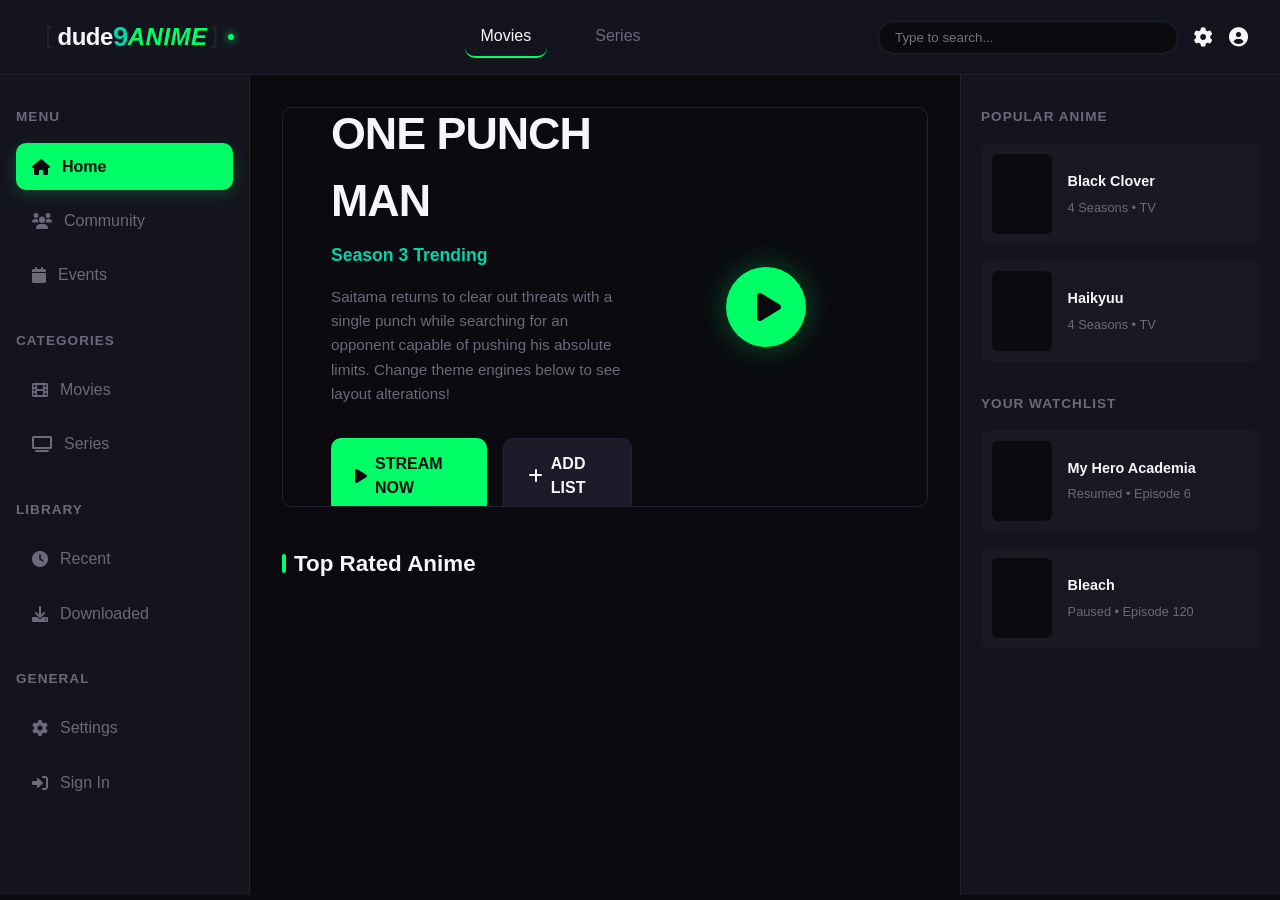
<file: index.html>
<!DOCTYPE html>
<html lang="en">
  <head>
    <meta charset="UTF-8" />
    <meta name="viewport" content="width=device-width, initial-scale=1.0" />
    <title>dude9anime - Watch Anime Online</title>
    <link
      rel="stylesheet"
      href="https://cdnjs.cloudflare.com/ajax/libs/font-awesome/6.0.0/css/all.min.css"
    />
    <style>
      /* ==========================================================================
         1. CORE VARIABLES & DESIGN SYSTEM (Multi-Theme Palette Engine)
         ========================================================================== */
         
      /* Pattern 1: Obsidian Volt (Default Dark Green) */
      :root, body.theme-default {
        --bg-color: #0a0a0f;           /* Deep Obsidian Black */
        --surface-color: #14141f;      /* Matte Layer Card Black */
        --surface-hover: #1b1b2a;      /* Lifted Component Black */
        --accent-green: #00ff66;       /* Volt Green (Primary Action) */
        --accent-mint: #00d4aa;        /* Cyber Mint (Secondary Metadata) */
        --text-main: #f5f5fa;          /* Crisp White Text */
        --text-muted: #6a6a7a;         /* Dimmed Gray Text */
        --border-color: #222235;       /* Sharp Grid Panels */
        --radius-card: 10px;
        --radius-pill: 20px;
        --transition-smooth: all 0.3s cubic-bezier(0.25, 1, 0.5, 1);
      }

      /* Pattern 2: Crimson Ghoul (Dark Tokyo Red) */
      body.theme-crimson {
        --bg-color: #0d0505;           /* Deep Blood Tint Black */
        --surface-color: #1a0c0c;      /* Ghoul Crimson Surface */
        --surface-hover: #261414;      /* Lifted Red Component */
        --accent-green: #ff3333;       /* Crimson Fire Red Primary */
        --accent-mint: #ff7744;        /* Dark Flame Orange Secondary */
        --text-main: #fff5f5;          /* Warm Tinted White */
        --text-muted: #806060;         /* Dim Red-Gray */
        --border-color: #381818;       /* Slashed Maroon Border */
      }

      /* Pattern 3: Cyberpunk Neo-Tokyo (Purple & Gold Cyber Core) */
      body.theme-cyberpunk {
        --bg-color: #0b0714;           /* Deep Synthetic Violet */
        --surface-color: #160f29;      /* Net-Runner Neon Purple */
        --surface-hover: #21163d;      /* Brightened Grid Layer */
        --accent-green: #00f0ff;       /* Electric Holo Cyan Primary */
        --accent-mint: #ff007f;        /* Synthwave Hot Pink Secondary */
        --text-main: #fdfaff;          /* Brilliant Stark White */
        --text-muted: #736496;         /* Matrix Purple-Gray */
        --border-color: #3a226b;       /* Laser Purple Enclosure Grid */
      }

      /* Pattern 4: Frost Ninja (Subzero Deep Ocean Blue) */
      body.theme-frost {
        --bg-color: #040a12;           /* Abyssal Frozen Deep */
        --surface-color: #0a1829;      /* Ice Clan Fortified Core */
        --surface-hover: #10253d;      /* Fractured Ice Hover State */
        --accent-green: #33b5ff;       /* Glacial Frost Blue Primary */
        --accent-mint: #99ffff;        /* Aurora Teal Accent Secondary */
        --text-main: #f0f7ff;          /* Blizzard White */
        --text-muted: #536f8f;         /* Chilled Slate Gray */
        --border-color: #18375c;       /* Arctic Tundra Seams */
      }

      /* --- Base Reset & Scrollbar --- */
      * {
        margin: 0;
        padding: 0;
        box-sizing: border-box;
      }

      body {
        font-family: 'Arial', 'Inter', sans-serif;
        background-color: var(--bg-color);
        color: var(--text-main);
        overflow-x: hidden;
        line-height: 1.5;
        transition: background-color 0.3s ease, color 0.3s ease;
      }

      ::-webkit-scrollbar {
        width: 6px;
        height: 6px;
      }
      ::-webkit-scrollbar-track {
        background: var(--bg-color);
      }
      ::-webkit-scrollbar-thumb {
        background: var(--border-color);
        border-radius: 3px;
      }
      ::-webkit-scrollbar-thumb:hover {
        background: var(--accent-green);
      }

      /* ==========================================================================
         2. HEADER & CUSTOM BRAND LOGO SYSTEM
         ========================================================================== */
      .header {
        display: flex;
        justify-content: space-between;
        align-items: center;
        padding: 1rem 2rem;
        background-color: var(--surface-color);
        border-bottom: 1px solid var(--border-color);
        position: sticky;
        top: 0;
        z-index: 1000;
        transition: var(--transition-smooth);
      }

      /* --- Unique Code-Badge Type Logo (dude9anime Structure) --- */
      .custom-logo {
        display: inline-flex;
        align-items: center;
        text-decoration: none;
        font-family: 'Arial Black', 'Impact', sans-serif;
        font-size: 1.5rem;
        letter-spacing: -0.5px;
        line-height: 1;
        padding: 0.3rem 0.6rem;
        user-select: none;
      }

      .custom-logo .logo-bracket {
        color: var(--border-color); 
        font-weight: 300;
        font-family: monospace;
        transition: var(--transition-smooth);
      }

      .custom-logo .logo-prefix {
        color: var(--text-main); 
        font-weight: 900;
        text-transform: lowercase;
        margin-left: 2px;
        transition: var(--transition-smooth);
      }

      .custom-logo .logo-number {
        color: var(--accent-mint); /* Middle theme accent change number */
        font-style: normal;
        display: inline-block;
        font-weight: 900;
        margin-left: 1px;
        margin-right: 1px;
        transform: scale(1.15);
        transition: var(--transition-smooth);
      }

      .custom-logo .logo-suffix {
        color: var(--accent-green); /* Target Volt Green name assignment */
        font-weight: 900;
        text-transform: uppercase;
        font-style: italic;
        letter-spacing: 0.5px;
        transition: var(--transition-smooth);
      }

      .custom-logo .logo-dot {
        width: 6px;
        height: 6px;
        background-color: var(--accent-green);
        border-radius: 50%;
        margin-left: 6px;
        box-shadow: 0 0 8px var(--accent-green);
        transition: var(--transition-smooth);
      }

      /* --- Navigation Controls --- */
      .nav-tabs {
        display: flex;
        gap: 2rem;
      }

      .nav-tab {
        color: var(--text-muted);
        text-decoration: none;
        font-weight: 500;
        padding: 0.5rem 1rem;
        border-radius: var(--radius-card);
        transition: var(--transition-smooth);
      }

      .nav-tab.active {
        color: var(--text-main);
        border-bottom: 2px solid var(--accent-green);
      }

      .nav-tab:hover {
        color: var(--text-main);
        background-color: var(--surface-hover);
      }

      .search-bar {
        display: flex;
        align-items: center;
        gap: 1rem;
      }

      .search-input {
        background-color: var(--bg-color);
        border: 1px solid var(--border-color);
        padding: 0.5rem 1rem;
        border-radius: var(--radius-pill);
        color: var(--text-main);
        width: 300px;
        outline: none;
        transition: var(--transition-smooth);
      }

      .search-input:focus {
        border-color: var(--accent-green);
        box-shadow: 0 0 15px rgba(0, 255, 102, 0.2);
      }

      .user-actions {
        display: flex;
        align-items: center;
        gap: 1rem;
        font-size: 1.2rem;
      }

      .user-actions i {
        cursor: pointer;
        transition: var(--transition-smooth);
      }

      .user-actions i:hover {
        color: var(--accent-green);
      }

      /* ==========================================================================
         3. LAYOUT MAIN WORKSPACE ARCHITECTURE
         ========================================================================== */
      .main-container {
        display: flex;
        min-height: calc(100vh - 80px);
      }

      .sidebar {
        width: 250px;
        background-color: var(--surface-color);
        padding: 2rem 1rem;
        border-right: 1px solid var(--border-color);
        transition: var(--transition-smooth);
      }

      .sidebar.hide-panel {
        display: none !important;
      }

      .sidebar-section {
        margin-bottom: 2rem;
      }

      .sidebar-title {
        font-size: 0.85rem;
        color: var(--text-muted);
        margin-bottom: 1rem;
        text-transform: uppercase;
        font-weight: bold;
        letter-spacing: 1px;
      }

      .sidebar-item {
        display: flex;
        align-items: center;
        gap: 0.75rem;
        padding: 0.7rem 1rem;
        color: var(--text-muted);
        text-decoration: none;
        border-radius: var(--radius-card);
        transition: var(--transition-smooth);
        margin-bottom: 0.5rem;
        font-weight: 500;
      }

      .sidebar-item:hover {
        background-color: var(--surface-hover);
        color: var(--text-main);
      }

      .sidebar-item.active {
        background-color: var(--accent-green);
        color: var(--bg-color);
        font-weight: 700;
        box-shadow: 0 4px 15px rgba(0, 255, 102, 0.2);
      }

      .sidebar-right {
        width: 320px;
        background-color: var(--surface-color);
        padding: 2rem 1.25rem;
        border-left: 1px solid var(--border-color);
        transition: var(--transition-smooth);
      }

      .sidebar-right.hide-panel {
        display: none !important;
      }

      .content {
        flex: 1;
        padding: 2rem;
        background-color: var(--bg-color);
        transition: var(--transition-smooth);
      }

      /* ==========================================================================
         4. HERO SPOTLIGHT DISPLAY
         ========================================================================== */
      .hero-section {
        position: relative;
        height: 400px;
        border-radius: var(--radius-card);
        overflow: hidden;
        margin-bottom: 2.5rem;
        border: 1px solid var(--border-color);
        background: url("https://d32qys9a6wm9no.cloudfront.net/images/tvs/backdrop/73/a212dbb3d17a862c9639d04a3a746cba_1280x720.jpg?t=1716455401") center/cover;
        transition: var(--transition-smooth);
      }

      .hero-section.hide-panel {
        display: none !important;
      }

      .hero-overlay {
        position: absolute;
        top: 0;
        left: 0;
        right: 0;
        bottom: 0;
        background: linear-gradient(90deg, rgba(10, 10, 15, 0.95) 30%, rgba(10, 10, 15, 0.6) 70%, rgba(0, 0, 0, 0) 100%);
        display: flex;
        align-items: center;
        padding: 3rem;
      }

      .hero-content {
        max-width: 55%;
      }

      .hero-title {
        font-size: 2.8rem;
        font-weight: 900;
        margin-bottom: 0.5rem;
        color: var(--text-main);
        letter-spacing: -1px;
      }

      .hero-subtitle {
        font-size: 1.1rem;
        margin-bottom: 1rem;
        color: var(--accent-mint);
        font-weight: 600;
        transition: var(--transition-smooth);
      }

      .hero-description {
        margin-bottom: 2rem;
        line-height: 1.6;
        color: var(--text-muted);
        font-size: 0.95rem;
        transition: var(--transition-smooth);
      }

      .hero-buttons {
        display: flex;
        gap: 1rem;
      }

      .btn {
        padding: 0.8rem 1.5rem;
        border: none;
        border-radius: var(--radius-card);
        cursor: pointer;
        font-weight: bold;
        transition: var(--transition-smooth);
        text-decoration: none;
        display: inline-flex;
        align-items: center;
        gap: 0.5rem;
      }

      .btn-primary {
        background-color: var(--accent-green);
        color: var(--bg-color);
      }

      .btn-primary:hover {
        transform: translateY(-2px);
        box-shadow: 0 5px 20px rgba(0, 255, 102, 0.4);
      }

      .btn-secondary {
        background-color: var(--surface-hover);
        color: var(--text-main);
        border: 1px solid var(--border-color);
      }

      .btn-secondary:hover {
        background-color: var(--border-color);
        transform: translateY(-2px);
      }

      .play-button {
        position: absolute;
        top: 50%;
        left: 75%;
        transform: translate(-50%, -50%);
        width: 80px;
        height: 80px;
        background-color: var(--accent-green);
        border-radius: 50%;
        display: flex;
        align-items: center;
        justify-content: center;
        cursor: pointer;
        box-shadow: 0 0 30px rgba(0, 255, 102, 0.3);
        transition: var(--transition-smooth);
        color: var(--bg-color);
      }

      .play-button:hover {
        transform: translate(-50%, -50%) scale(1.1);
        box-shadow: 0 0 40px rgba(0, 255, 102, 0.6);
      }

      .play-button i {
        font-size: 2rem;
        margin-left: 5px;
      }

      /* ==========================================================================
         5. COMPONENT CARDS & GRID ROW SYSTEMS
         ========================================================================== */
      .section {
        margin-bottom: 3rem;
      }

      .section-title {
        font-size: 1.4rem;
        margin-bottom: 1.5rem;
        color: var(--text-main);
        font-weight: 700;
        display: flex;
        align-items: center;
        gap: 0.5rem;
      }

      .section-title::before {
        content: '';
        display: inline-block;
        width: 4px;
        height: 1.2rem;
        background-color: var(--accent-green);
        border-radius: 2px;
        transition: var(--transition-smooth);
      }

      .anime-grid {
        display: grid;
        grid-template-columns: repeat(auto-fill, minmax(200px, 1fr));
        gap: 1.5rem;
      }

      .anime-card {
        background-color: var(--surface-color);
        border-radius: var(--radius-card);
        overflow: hidden;
        cursor: pointer;
        transition: var(--transition-smooth);
        border: 1px solid var(--border-color);
        text-decoration: none;
        color: inherit;
        display: block;
      }

      .anime-card:hover {
        transform: translateY(-5px);
        box-shadow: 0 10px 30px rgba(0, 0, 0, 0.6), 0 0 20px rgba(0, 255, 102, 0.1);
        border-color: var(--accent-green);
      }

      .anime-poster {
        width: 100%;
        height: 260px;
        background-size: cover;
        background-position: center;
        position: relative;
        background-color: var(--surface-hover);
      }

      .anime-info {
        padding: 1rem;
      }

      .anime-title {
        font-weight: 600;
        margin-bottom: 0.4rem;
        white-space: nowrap;
        overflow: hidden;
        text-overflow: ellipsis;
        color: var(--text-main);
      }

      .anime-rating {
        color: #f39c12; 
        margin-bottom: 0.4rem;
        font-size: 0.9rem;
        font-weight: bold;
      }

      .anime-genres {
        color: var(--text-muted);
        font-size: 0.85rem;
        transition: var(--transition-smooth);
      }

      .popular-item {
        display: flex;
        gap: 1rem;
        margin-bottom: 1rem;
        padding: 0.6rem;
        border-radius: var(--radius-card);
        cursor: pointer;
        transition: var(--transition-smooth);
        background-color: rgba(255, 255, 255, 0.02);
        border: 1px solid transparent;
      }

      .popular-item:hover {
        background-color: var(--surface-hover);
        border-color: rgba(0, 255, 102, 0.2);
      }

      .popular-poster {
        width: 60px;
        height: 80px;
        background-size: cover;
        background-position: center;
        border-radius: 6px;
        background-color: var(--bg-color);
        flex-shrink: 0;
      }

      .popular-info {
        display: flex;
        flex-direction: column;
        justify-content: center;
      }

      .popular-info h4 {
        margin-bottom: 0.3rem;
        font-size: 0.9rem;
        font-weight: 600;
        color: var(--text-main);
      }

      .popular-info p {
        color: var(--text-muted);
        font-size: 0.8rem;
        transition: var(--transition-smooth);
      }

      /* ==========================================================================
         6. INTERACTIVE SETTINGS MODAL LAYER DESIGN
         ========================================================================== */
      .settings-modal {
        position: fixed;
        top: 0;
        left: 0;
        width: 100%;
        height: 100%;
        background-color: rgba(10, 10, 15, 0.85); 
        backdrop-filter: blur(8px);
        z-index: 2000;
        display: flex;
        align-items: center;
        justify-content: center;
        opacity: 0;
        pointer-events: none;
        transition: opacity 0.3s ease;
      }

      .settings-modal.open {
        opacity: 1;
        pointer-events: auto;
      }

      .settings-box {
        background-color: var(--surface-color);
        border: 1px solid var(--border-color);
        width: 95%;
        max-width: 500px;
        border-radius: var(--radius-card);
        overflow: hidden;
        box-shadow: 0 20px 40px rgba(0, 0, 0, 0.8);
        transform: translateY(-20px);
        transition: transform 0.3s cubic-bezier(0.25, 1, 0.5, 1);
      }

      .settings-modal.open .settings-box {
        transform: translateY(0);
      }

      .settings-header {
        display: flex;
        justify-content: space-between;
        align-items: center;
        padding: 1.2rem 1.5rem;
        border-bottom: 1px solid var(--border-color);
      }

      .settings-header h3 {
        font-size: 1.2rem;
        font-weight: 700;
        display: flex;
        align-items: center;
        gap: 0.5rem;
      }

      .settings-header h3 i {
        color: var(--accent-green);
      }

      .settings-close {
        background: none;
        border: none;
        color: var(--text-muted);
        font-size: 1.8rem;
        cursor: pointer;
        transition: var(--transition-smooth);
      }

      .settings-close:hover {
        color: var(--accent-green);
      }

      .settings-body {
        padding: 1.5rem;
      }

      .setting-row {
        display: flex;
        justify-content: space-between;
        align-items: center;
        padding-bottom: 1.2rem;
        margin-bottom: 1.2rem;
        border-bottom: 1px solid var(--border-color);
      }

      .setting-row:last-child {
        border-bottom: none;
        margin-bottom: 0;
        padding-bottom: 0;
      }

      .setting-info {
        display: flex;
        flex-direction: column;
        gap: 0.25rem;
        max-width: 70%;
      }

      .setting-title {
        font-weight: 600;
        color: var(--text-main);
      }

      .setting-desc {
        font-size: 0.8rem;
        color: var(--text-muted);
        transition: var(--transition-smooth);
      }

      .setting-select {
        background-color: var(--bg-color);
        border: 1px solid var(--border-color);
        color: var(--text-main);
        padding: 0.4rem 0.8rem;
        border-radius: 6px;
        outline: none;
        cursor: pointer;
        transition: var(--transition-smooth);
      }

      .setting-select:focus {
        border-color: var(--accent-green);
      }

      .setting-switch {
        position: relative;
        display: inline-block;
        width: 46px;
        height: 24px;
      }

      .setting-switch input {
        opacity: 0;
        width: 0;
        height: 0;
      }

      .switch-slider {
        position: absolute;
        cursor: pointer;
        top: 0;
        left: 0;
        right: 0;
        bottom: 0;
        background-color: var(--border-color);
        transition: .3s;
        border-radius: 24px;
      }

      .switch-slider:before {
        position: absolute;
        content: "";
        height: 18px;
        width: 18px;
        left: 3px;
        bottom: 3px;
        background-color: var(--text-main);
        transition: .3s;
        border-radius: 50%;
      }

      input:checked + .switch-slider {
        background-color: var(--accent-green);
      }

      input:checked + .switch-slider:before {
        transform: translateX(22px);
        background-color: var(--bg-color);
      }

      .settings-footer {
        padding: 1.2rem 1.5rem;
        background-color: rgba(0, 0, 0, 0.2);
        border-top: 1px solid var(--border-color);
        display: flex;
        justify-content: flex-end;
        gap: 1rem;
      }

      /* ==========================================================================
         7. INTERACTIVE AUTHENTICATION (SIGN IN) MODAL SYSTEM
         ========================================================================== */
      .auth-modal {
        position: fixed;
        top: 0;
        left: 0;
        width: 100%;
        height: 100%;
        background-color: rgba(5, 5, 8, 0.9);
        backdrop-filter: blur(12px);
        z-index: 2500;
        display: flex;
        align-items: center;
        justify-content: center;
        opacity: 0;
        pointer-events: none;
        transition: opacity 0.3s cubic-bezier(0.25, 1, 0.5, 1);
      }

      .auth-modal.open {
        opacity: 1;
        pointer-events: auto;
      }

      .auth-box {
        background-color: var(--surface-color);
        border: 1px solid var(--border-color);
        width: 90%;
        max-width: 420px;
        border-radius: var(--radius-card);
        overflow: hidden;
        box-shadow: 0 25px 50px rgba(0, 0, 0, 0.9), 0 0 40px rgba(0, 255, 102, 0.03);
        transform: scale(0.95);
        transition: transform 0.3s cubic-bezier(0.25, 1, 0.5, 1);
      }

      .auth-modal.open .auth-box {
        transform: scale(1);
      }

      .auth-tabs {
        display: flex;
        background-color: rgba(0, 0, 0, 0.2);
        border-bottom: 1px solid var(--border-color);
        position: relative;
      }

      .auth-tab {
        flex: 1;
        padding: 1.2rem;
        background: none;
        border: none;
        color: var(--text-muted);
        font-weight: 600;
        font-size: 1rem;
        cursor: pointer;
        transition: var(--transition-smooth);
      }

      .auth-tab.active {
        color: var(--text-main);
        background-color: var(--surface-color);
        border-bottom: 2px solid var(--accent-green);
      }

      .auth-close {
        position: absolute;
        right: 1rem;
        top: 50%;
        transform: translateY(-50%);
        background: none;
        border: none;
        color: var(--text-muted);
        font-size: 1.8rem;
        cursor: pointer;
        transition: var(--transition-smooth);
      }

      .auth-close:hover {
        color: var(--accent-green);
      }

      .auth-body {
        padding: 2rem;
      }

      .auth-alert {
        padding: 0.75rem 1rem;
        border-radius: 6px;
        font-size: 0.85rem;
        margin-bottom: 1.25rem;
        display: none;
        font-weight: 500;
      }

      .auth-alert.success {
        background-color: rgba(0, 255, 102, 0.1);
        border: 1px solid var(--accent-green);
        color: var(--accent-green);
      }

      .auth-alert.error {
        background-color: rgba(231, 76, 60, 0.1);
        border: 1px solid #e74c3c;
        color: #e74c3c;
      }

      .auth-field {
        margin-bottom: 1.25rem;
      }

      .auth-field label {
        display: block;
        font-size: 0.85rem;
        color: var(--text-main);
        margin-bottom: 0.5rem;
        font-weight: 600;
      }

      .auth-field label i {
        color: var(--accent-mint);
        margin-right: 0.25rem;
      }

      .auth-input {
        width: 100%;
        background-color: var(--bg-color);
        border: 1px solid var(--border-color);
        padding: 0.75rem 1rem;
        border-radius: 6px;
        color: var(--text-main);
        outline: none;
        font-size: 0.95rem;
        transition: var(--transition-smooth);
      }

      .auth-input:focus {
        border-color: var(--accent-green);
      }

      .password-wrapper {
        position: relative;
      }

      .toggle-password {
        position: absolute;
        right: 1rem;
        top: 50%;
        transform: translateY(-50%);
        color: var(--text-muted);
        cursor: pointer;
        transition: var(--transition-smooth);
      }

      .toggle-password:hover {
        color: var(--text-main);
      }

      .auth-submit-btn {
        width: 100%;
        background-color: var(--accent-green);
        color: var(--bg-color);
        border: none;
        padding: 0.85rem;
        border-radius: 6px;
        font-weight: 700;
        font-size: 1rem;
        cursor: pointer;
        transition: var(--transition-smooth);
        margin-top: 0.5rem;
      }

      .auth-submit-btn:hover {
        transform: translateY(-2px);
      }

      .auth-help-links {
        text-align: center;
        margin-top: 1.25rem;
      }

      .auth-help-links a {
        font-size: 0.8rem;
        color: var(--text-muted);
        text-decoration: none;
        transition: var(--transition-smooth);
      }

      .auth-help-links a:hover {
        color: var(--accent-green);
      }

      /* ==========================================================================
         8. RESPONSIVE MEDIA BREAKPOINTS
         ========================================================================== */
      @media (max-width: 1200px) {
        .sidebar-right {
          display: none;
        }
      }

      @media (max-width: 768px) {
        .header {
          padding: 1rem;
        }
        .search-input {
          width: 180px;
        }
        .nav-tabs {
          display: none;
        }
        .main-container {
          flex-direction: column;
        }
        .sidebar {
          width: 100%;
          border-right: none;
          border-bottom: 1px solid var(--border-color);
          padding: 1.5rem 1rem;
        }
        .hero-section {
          height: auto;
        }
        .hero-overlay {
          position: relative;
          background: rgba(10, 10, 15, 0.9);
          padding: 1.5rem;
        }
        .hero-content {
          max-width: 100%;
        }
        .hero-title {
          font-size: 2rem;
        }
        .play-button {
          display: none;
        }
        .anime-grid {
          grid-template-columns: repeat(auto-fill, minmax(140px, 1fr));
          gap: 1rem;
        }
        .anime-poster {
          height: 200px;
        }
      }
    </style>
  </head>
  <body>
    <header class="header">
      <a href="#" class="custom-logo">
        <span class="logo-bracket">[</span>
        <span class="logo-prefix">dude</span>
        <span class="logo-number">9</span>
        <span class="logo-suffix">anime</span>
        <span class="logo-bracket">]</span>
        <span class="logo-dot"></span>
      </a>
      
      <nav class="nav-tabs">
        <a href="#" class="nav-tab active">Movies</a>
        <a href="#" class="nav-tab">Series</a>
      </nav>

      <div class="search-bar">
        <input
          type="text"
          id="searchInput"
          class="search-input"
          placeholder="Type to search..."
        />
        <div class="user-actions">
          <i class="fas fa-cog" id="headerSettingsTrigger" style="cursor: pointer"></i>
          <i class="fas fa-user-circle" id="headerProfileTrigger" style="cursor: pointer;"></i>
        </div>
      </div>
    </header>

    <div class="main-container">
      
      <aside class="sidebar" id="leftSidebar">
        <div class="sidebar-section">
          <h3 class="sidebar-title">Menu</h3>
          <a href="#" class="sidebar-item active">
            <i class="fas fa-home"></i> Home
          </a>
          <a href="#" class="sidebar-item">
            <i class="fas fa-users"></i> Community
          </a>
          <a href="#" class="sidebar-item">
            <i class="fas fa-calendar"></i> Events
          </a>
        </div>
        <div class="sidebar-section">
          <h3 class="sidebar-title">Categories</h3>
          <a href="#" class="sidebar-item"><i class="fas fa-film"></i> Movies</a>
          <a href="#" class="sidebar-item"><i class="fas fa-tv"></i> Series</a>
        </div>
        <div class="sidebar-section">
          <h3 class="sidebar-title">Library</h3>
          <a href="#" class="sidebar-item"><i class="fas fa-clock"></i> Recent</a>
          <a href="#" class="sidebar-item"><i class="fas fa-download"></i> Downloaded</a>
        </div>
        <div class="sidebar-section">
          <h3 class="sidebar-title">General</h3>
          <a href="#" class="sidebar-item" id="sidebarSettingsTrigger"><i class="fas fa-cog"></i> Settings</a>
          <a href="#" class="sidebar-item" id="sidebarLoginTrigger"><i class="fas fa-sign-in-alt"></i> Sign In</a>
        </div>
      </aside>

      <main class="content">
        <section class="hero-section" id="heroBanner">
          <div class="hero-overlay">
            <div class="hero-content">
              <h1 class="hero-title">ONE PUNCH MAN</h1>
              <h2 class="hero-subtitle">Season 3 Trending</h2>
              <p class="hero-description">
                Saitama returns to clear out threats with a single punch while searching for an opponent capable of pushing his absolute limits. Change theme engines below to see layout alterations!
              </p>
              <div class="hero-buttons">
                <a href="#" class="btn btn-primary" id="heroPlayBtn">
                  <i class="fas fa-play"></i> STREAM NOW
                </a>
                <a href="#" class="btn btn-secondary">
                  <i class="fas fa-plus"></i> ADD LIST
                </a>
              </div>
            </div>
          </div>
          <div class="play-button" id="heroCirclePlayBtn"><i class="fas fa-play"></i></div>
        </section>

        <section class="section">
          <h2 class="section-title">Top Rated Anime</h2>
          <div class="anime-grid" id="animeGrid">
            </div>
        </section>
      </main>

      <aside class="sidebar-right" id="rightSidebar">
        <div class="sidebar-section">
          <h3 class="sidebar-title">Popular Anime</h3>
          <div class="popular-item">
            <div class="popular-poster" style="background-image: url('https://m.media-amazon.com/images/M/MV5BZmZkZjNhMWMtM2U0Mi00MjdlLTk3NmMtMTMwZjgwOTJmODMzXkEyXkFqcGc@._V1_FMjpg_UX1000_.jpg');"></div>
            <div class="popular-info">
              <h4>Black Clover</h4>
              <p>4 Seasons • TV</p>
            </div>
          </div>
          <div class="popular-item">
            <div class="popular-poster" style="background-image: url('https://m.media-amazon.com/images/M/MV5BZWFiNmRkY2MtN2ViZC00MzhhLWI0YWYtNzVlZWFmZDI3ZjE3XkEyXkFqcGc@._V1_.jpg');"></div>
            <div class="popular-info">
              <h4>Haikyuu</h4>
              <p>4 Seasons • TV</p>
            </div>
          </div>
        </div>

        <div class="sidebar-section">
          <h3 class="sidebar-title">Your Watchlist</h3>
          <div class="popular-item">
            <div class="popular-poster" style="background-image: url('https://m.media-amazon.com/images/M/MV5BY2QzODA5OTQtYWJlNi00ZjIzLThhNTItMDMwODhlYzYzMjA2XkEyXkFqcGc@._V1_.jpg');"></div>
            <div class="popular-info">
              <h4>My Hero Academia</h4>
              <p>Resumed • Episode 6</p>
            </div>
          </div>
          <div class="popular-item">
            <div class="popular-poster" style="background-image: url('https://m.media-amazon.com/images/M/MV5BOWQwOWY5NTUtMjAyZi00YjQzLTkwODgtNmQwZjU1MGIzZDhjXkEyXkFqcGc@._V1_.jpg');"></div>
            <div class="popular-info">
              <h4>Bleach</h4>
              <p>Paused • Episode 120</p>
            </div>
          </div>
        </div>
      </aside>

    </div>

    <div class="settings-modal" id="settingsModal">
      <div class="settings-box">
        <div class="settings-header">
          <h3><i class="fas fa-sliders-h"></i> Control Center</h3>
          <button class="settings-close" id="closeSettingsBtn">&times;</button>
        </div>
        
        <div class="settings-body">
          <div class="setting-row">
            <div class="setting-info">
              <span class="setting-title">Visual Layout Theme Matrix</span>
              <span class="setting-desc">Swap custom engine color signatures to match your favorite anime vibes.</span>
            </div>
            <select class="setting-select" id="settingTheme">
              <option value="default">Obsidian Volt (Standard Green)</option>
              <option value="crimson">Crimson Ghoul (Tokyo Red)</option>
              <option value="cyberpunk">Cyberpunk Neo-Tokyo (Cyan/Pink)</option>
              <option value="frost">Frost Ninja (Glacial Blue)</option>
            </select>
          </div>

          <div class="setting-row">
            <div class="setting-info">
              <span class="setting-title">Display Left Menu Sidebar</span>
              <span class="setting-desc">Toggle navigation panel view to expand content streaming space.</span>
            </div>
            <label class="setting-switch">
              <input type="checkbox" id="settingLeftSidebar" checked>
              <span class="switch-slider"></span>
            </label>
          </div>

          <div class="setting-row">
            <div class="setting-info">
              <span class="setting-title">Display Right Activity Panel</span>
              <span class="setting-desc">Toggle metrics widget tracking rows and quick watchlist view.</span>
            </div>
            <label class="setting-switch">
              <input type="checkbox" id="settingRightSidebar" checked>
              <span class="switch-slider"></span>
            </label>
          </div>

          <div class="setting-row">
            <div class="setting-info">
              <span class="setting-title">Cinematic Showcase Hero Banner</span>
              <span class="setting-desc">Show or hide the large billboard background cover.</span>
            </div>
            <label class="setting-switch">
              <input type="checkbox" id="settingHero" checked>
              <span class="switch-slider"></span>
            </label>
          </div>
        </div>

        <div class="settings-footer">
          <button class="btn btn-secondary" id="resetSettingsBtn">Factory Defaults</button>
          <button class="btn btn-primary" id="saveSettingsBtn">Apply & Save Engine</button>
        </div>
      </div>
    </div>

    <div class="auth-modal" id="authModal">
      <div class="auth-box">
        <div class="auth-tabs">
          <button class="auth-tab active" id="tabLogin" onclick="switchAuthMode('login')">Sign In</button>
          <button class="auth-tab" id="tabRegister" onclick="switchAuthMode('register')">Create Account</button>
          <button class="auth-close" id="closeAuthBtn">&times;</button>
        </div>

        <div class="auth-body">
          <form id="authForm" onsubmit="handleAuthSubmit(event)">
            <div class="auth-alert" id="authAlert"></div>

            <div class="auth-field" id="usernameField" style="display: none;">
              <label for="authUsername"><i class="fas fa-user"></i> Chosen Display Username</label>
              <input type="text" id="authUsername" class="auth-input" placeholder="e.g. AnimeKing99" />
            </div>

            <div class="auth-field">
              <label for="authEmail"><i class="fas fa-envelope"></i> Email Address</label>
              <input type="email" id="authEmail" class="auth-input" placeholder="name@example.com" required />
            </div>

            <div class="auth-field">
              <label for="authPassword"><i class="fas fa-lock"></i> Account Password</label>
              <div class="password-wrapper">
                <input type="password" id="authPassword" class="auth-input" placeholder="••••••••" required />
                <i class="fas fa-eye toggle-password" id="togglePasswordBtn"></i>
              </div>
            </div>

            <button type="submit" class="auth-submit-btn" id="authSubmitBtn">Access Dashboard</button>
          </form>

          <div class="auth-help-links" id="loginHelp">
            <a href="#" onclick="alert('Password reset token generated and dispatched to your email mailbox address link.')">Forgot Password?</a>
          </div>
        </div>
      </div>
    </div>

    <script>
      let currentAuthMode = 'login';

      document.addEventListener('DOMContentLoaded', () => {
          loadAnimeAPI();
          initNavigationSystems();
          initSettingsEngine();
          initAuthenticationMatrix();
          applySavedConfigOnStartup();
      });

      // ==========================================
      // SECTION A: JIKAN TOP FEEDS API AGGREGATOR
      // ==========================================
      async function loadAnimeAPI() {
        try {
          const res = await fetch("https://api.jikan.moe/v4/top/anime");
          const data = await res.json();
          const grid = document.getElementById("animeGrid");
          if (!grid) return;
          
          grid.innerHTML = "";
          data.data.forEach((anime) => {
            const genres = anime.genres ? anime.genres.map((g) => g.name).join(", ") : "";
            grid.innerHTML += `
              <div class="anime-card">
                  <div class="anime-poster" style="background-image: url('${anime.images.jpg.image_url}')"></div>
                  <div class="anime-info">
                      <div class="anime-title">${anime.title}</div>
                      <div class="anime-rating"><i class="fas fa-star"></i> ${anime.score || "N/A"}</div>
                      <div class="anime-genres">${genres}</div>
                  </div>
              </div>
            `;
          });

          // Custom item tracking router alerts
          document.querySelectorAll(".anime-card").forEach((card) => {
            card.addEventListener("click", function () {
              const title = this.querySelector(".anime-title").textContent;
              alert(`Opening custom streaming room container matrix for: ${title}...`);
            });
          });
        } catch (err) {
          console.error("Critical API loading error exception parsed: ", err);
        }
      }

      function initNavigationSystems() {
        // Core header categories tracker binding
        document.querySelectorAll(".nav-tab").forEach((tab) => {
          tab.addEventListener("click", function (e) {
            e.preventDefault();
            document.querySelectorAll(".nav-tab").forEach((t) => t.classList.remove("active"));
            this.classList.add("active");
          });
        });

        // Sidebar selection mapping updates
        document.querySelectorAll(".sidebar-item").forEach((item) => {
          if(item.id === "sidebarSettingsTrigger" || item.id === "sidebarLoginTrigger") return;
          item.addEventListener("click", function (e) {
            e.preventDefault();
            document.querySelectorAll(".sidebar-item").forEach((i) => i.classList.remove("active"));
            this.classList.add("active");
          });
        });

        // Interactive video modal warning frames
        const alertPlay = () => alert("Initiating high-bitrate video container stream for One Punch Man!");
        document.getElementById("heroPlayBtn")?.addEventListener("click", (e) => { e.preventDefault(); alertPlay(); });
        document.getElementById("heroCirclePlayBtn")?.addEventListener("click", alertPlay);

        document.querySelectorAll(".popular-item").forEach((item) => {
          item.addEventListener("click", function () {
            const title = this.querySelector("h4").textContent;
            alert(`Opening verified collection feed matrix for: ${title}...`);
          });
        });
      }

      // ==========================================
      // SECTION B: ARCHITECTURE SYSTEM CONTROL ENGINE
      // ==========================================
      function initSettingsEngine() {
          const modal = document.getElementById('settingsModal');
          const closeBtn = document.getElementById('closeSettingsBtn');
          const saveBtn = document.getElementById('saveSettingsBtn');
          const resetBtn = document.getElementById('resetSettingsBtn');

          const triggerHeader = document.getElementById('headerSettingsTrigger');
          const triggerSidebar = document.getElementById('sidebarSettingsTrigger');

          if (triggerHeader) triggerHeader.addEventListener('click', () => modal.classList.add('open'));
          if (triggerSidebar) triggerSidebar.addEventListener('click', (e) => { e.preventDefault(); modal.classList.add('open'); });
          if (closeBtn) closeBtn.addEventListener('click', () => modal.classList.remove('open'));
          
          window.addEventListener('click', (e) => {
              if (e.target === modal) modal.classList.remove('open');
          });

          if (resetBtn) {
              resetBtn.addEventListener('click', () => {
                  document.getElementById('settingTheme').value = 'default';
                  document.getElementById('settingLeftSidebar').checked = true;
                  document.getElementById('settingRightSidebar').checked = true;
                  document.getElementById('settingHero').checked = true;
              });
          }

          if (saveBtn) {
              saveBtn.addEventListener('click', () => {
                  const theme = document.getElementById('settingTheme').value;
                  const showLeft = document.getElementById('settingLeftSidebar').checked;
                  const showRight = document.getElementById('settingRightSidebar').checked;
                  const showHero = document.getElementById('settingHero').checked;

                  localStorage.setItem('da9_theme', theme);
                  localStorage.setItem('da9_showLeft', showLeft);
                  localStorage.setItem('da9_showRight', showRight);
                  localStorage.setItem('da9_showHero', showHero);

                  applyLiveLayoutStates(theme, showLeft, showRight, showHero);
                  modal.classList.remove('open');
              });
          }
      }

      function applyLiveLayoutStates(theme, showLeft, showRight, showHero) {
          // Flush old patterns and cycle dynamically into the updated choice signature selection
          document.body.classList.remove('theme-default', 'theme-crimson', 'theme-cyberpunk', 'theme-frost');
          document.body.classList.add(`theme-${theme}`);

          const leftSide = document.getElementById('leftSidebar');
          if (leftSide) leftSide.classList.toggle('hide-panel', !(showLeft === true || showLeft === 'true'));

          const rightSide = document.getElementById('rightSidebar');
          if (rightSide) rightSide.classList.toggle('hide-panel', !(showRight === true || showRight === 'true'));

          const hero = document.getElementById('heroBanner');
          if (hero) hero.classList.toggle('hide-panel', !(showHero === true || showHero === 'true'));
      }

      function applySavedConfigOnStartup() {
          const savedTheme = localStorage.getItem('da9_theme') || 'default';
          const savedLeft = localStorage.getItem('da9_showLeft') !== 'false';
          const savedRight = localStorage.getItem('da9_showRight') !== 'false';
          const savedHero = localStorage.getItem('da9_showHero') !== 'false';

          document.getElementById('settingTheme').value = savedTheme;
          document.getElementById('settingLeftSidebar').checked = savedLeft;
          document.getElementById('settingRightSidebar').checked = savedRight;
          document.getElementById('settingHero').checked = savedHero;

          applyLiveLayoutStates(savedTheme, savedLeft, savedRight, savedHero);
      }

      // ==========================================
      // SECTION C: INTERACTIVE IDENTITY PORTAL
      // ==========================================
      function initAuthenticationMatrix() {
          const modal = document.getElementById('authModal');
          const closeBtn = document.getElementById('closeAuthBtn');
          const togglePasswordBtn = document.getElementById('togglePasswordBtn');

          const profileTrigger = document.getElementById('headerProfileTrigger');
          const sidebarLoginTrigger = document.getElementById('sidebarLoginTrigger');

          if (profileTrigger) profileTrigger.addEventListener('click', (e) => { e.preventDefault(); openAuthInterface(); });
          if (sidebarLoginTrigger) sidebarLoginTrigger.addEventListener('click', (e) => { e.preventDefault(); openAuthInterface(); });
          if (closeBtn) closeBtn.addEventListener('click', () => modal.classList.remove('open'));

          window.addEventListener('click', (e) => {
              if (e.target === modal) modal.classList.remove('open');
          });

          if (togglePasswordBtn) {
              togglePasswordBtn.addEventListener('click', function () {
                  const passwordInput = document.getElementById('authPassword');
                  if (passwordInput.type === 'password') {
                      passwordInput.type = 'text';
                      this.classList.replace('fa-eye', 'fa-eye-slash');
                  } else {
                      passwordInput.type = 'password';
                      this.classList.replace('fa-eye-slash', 'fa-eye');
                  }
              });
          }
          checkExistingUserSession();
      }

      function openAuthInterface() {
          if (localStorage.getItem('da9_userSession')) {
              if (confirm('🔒 Sign Out from your current dude9anime profile account session?')) {
                  localStorage.removeItem('da9_userSession');
                  location.reload();
              }
              return;
          }
          document.getElementById('authModal').classList.add('open');
      }

      function switchAuthMode(mode) {
          currentAuthMode = mode;
          const tabLogin = document.getElementById('tabLogin');
          const tabRegister = document.getElementById('tabRegister');
          const usernameField = document.getElementById('usernameField');
          const submitBtn = document.getElementById('authSubmitBtn');
          const alertBox = document.getElementById('authAlert');

          alertBox.style.display = 'none';

          if (mode === 'register') {
              tabLogin.classList.remove('active');
              tabRegister.classList.add('active');
              usernameField.style.display = 'block';
              document.getElementById('authUsername').required = true;
              submitBtn.textContent = 'Register Core Profile';
          } else {
              tabRegister.classList.remove('active');
              tabLogin.classList.add('active');
              usernameField.style.display = 'none';
              document.getElementById('authUsername').required = false;
              submitBtn.textContent = 'Access Dashboard';
          }
      }

      function handleAuthSubmit(event) {
          event.preventDefault();
          const email = document.getElementById('authEmail').value.trim();
          const password = document.getElementById('authPassword').value;
          const alertBox = document.getElementById('authAlert');

          alertBox.style.display = 'block';
          alertBox.className = 'auth-alert'; 

          if (currentAuthMode === 'register') {
              const username = document.getElementById('authUsername').value.trim();
              if (password.length < 6) {
                  alertBox.classList.add('error');
                  alertBox.textContent = '❌ Security key error: Passwords must be at least 6 tokens long.';
                  return;
              }

              localStorage.setItem('da9_savedUser', username);
              localStorage.setItem('da9_savedEmail', email);
              localStorage.setItem('da9_savedPass', password);

              alertBox.classList.add('success');
              alertBox.textContent = '✨ Profile created! Redirecting to credentials console...';
              setTimeout(() => { switchAuthMode('login'); }, 1500);
          } else {
              const savedEmail = localStorage.getItem('da9_savedEmail') || 'admin@dude9anime.com';
              const savedPass = localStorage.getItem('da9_savedPass') || 'password123';
              const savedUser = localStorage.getItem('da9_savedUser') || 'SaitamaFan';

              if (email === savedEmail && password === savedPass) {
                  alertBox.classList.add('success');
                  alertBox.textContent = `🚀 Verification Complete. Welcome back, ${savedUser}!`;
                  localStorage.setItem('da9_userSession', savedUser);
                  setTimeout(() => {
                      document.getElementById('authModal').classList.remove('open');
                      checkExistingUserSession();
                  }, 1200);
              } else {
                  alertBox.classList.add('error');
                  alertBox.textContent = '❌ Credentials error: Invalid structural parameters matching execution sequence.';
              }
          }
      }

      function checkExistingUserSession() {
          const userSession = localStorage.getItem('da9_userSession');
          const sidebarLoginTrigger = document.getElementById('sidebarLoginTrigger');
          const profileIcon = document.getElementById('headerProfileTrigger');

          if (userSession) {
              if (sidebarLoginTrigger) {
                  sidebarLoginTrigger.innerHTML = `<i class="fas fa-sign-out-alt"></i> Sign Out (${userSession})`;
                  sidebarLoginTrigger.style.color = 'var(--accent-green)';
              }
              if (profileIcon) {
                  profileIcon.className = "fas fa-user-check";
                  profileIcon.style.color = "var(--accent-green)";
                  profileIcon.title = `Active Session: ${userSession}`;
              }
          }
      }
    </script>
  </body>
</html>
</file>
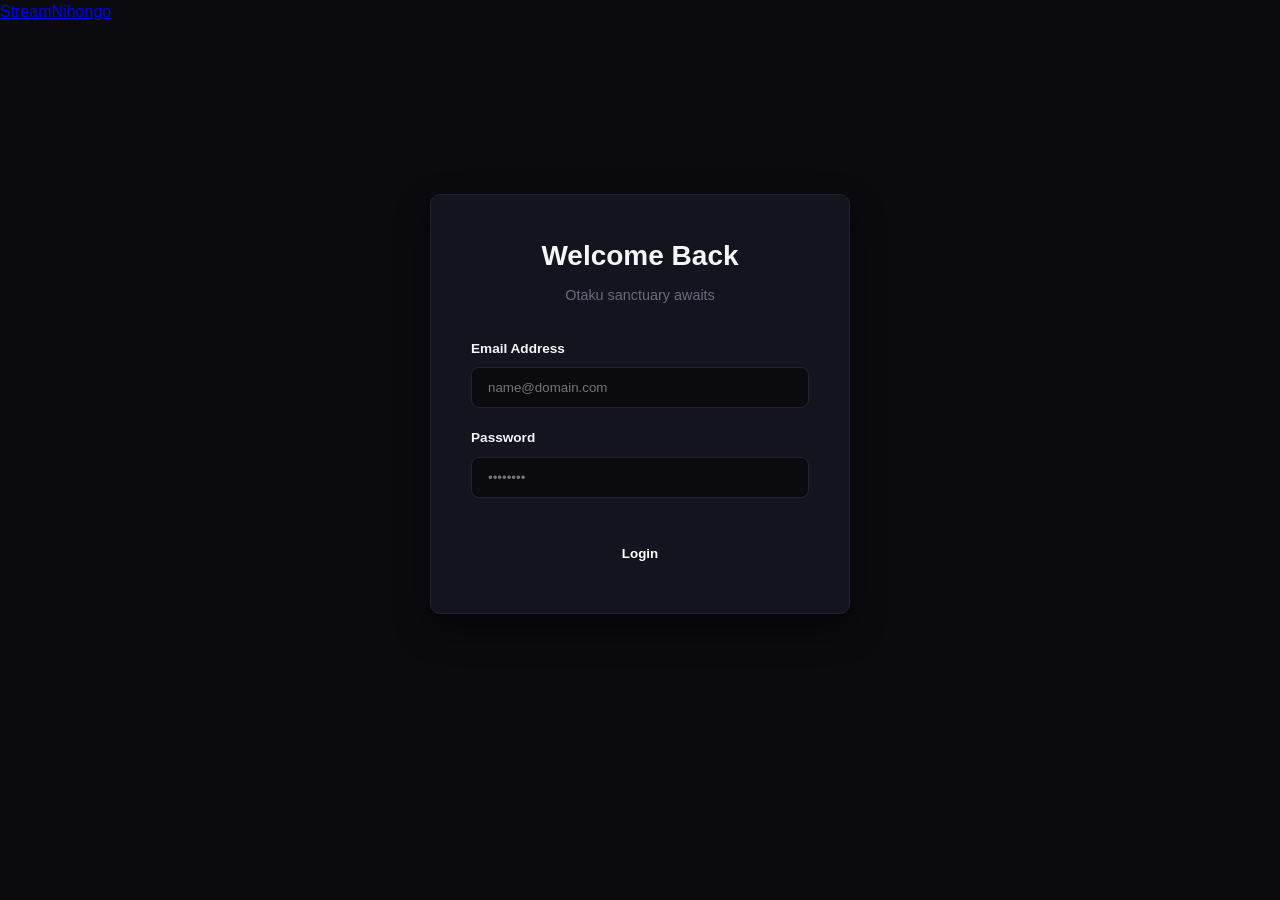
<file: login.html>
<!-- login.html -->
<!DOCTYPE html>
<html lang="en">
<head>
  <meta charset="UTF-8">
  <meta name="viewport" content="width=device-width, initial-scale=1.0">
  <title>Sign In - StreamNihongo</title>
  <link rel="stylesheet" href="css/style.css">
  <link rel="stylesheet" href="css/auth.css">
</head>
<body>
  <header class="main-header">
    <a href="index.html" class="logo">Stream<span>Nihongo</span></a>
  </header>

  <div class="auth-viewport">
    <div class="auth-card">
      <div class="auth-header">
        <h1>Welcome Back</h1>
        <p>Otaku sanctuary awaits</p>
      </div>
      <form id="loginForm">
        <div class="form-group">
          <label>Email Address</label>
          <input type="email" required placeholder="name@domain.com">
        </div>
        <div class="form-group">
          <label>Password</label>
          <input type="password" required placeholder="••••••••">
        </div>
        <button type="submit" class="submit-btn">Login</button>
      </form>
    </div>
  </div>
  <script src="js/auth.js"></script>
</body>
</html>
</file>
<file: css/style.css>
/* ==========================================================================
   1. CORE VARIABLES & DESIGN SYSTEM (Multi-Theme Palette Engine)
   ========================================================================== */
   
/* Pattern 1: Obsidian Volt (Default Dark Green) */
:root, body.theme-default {
  --bg-color: #0a0a0f;           /* Deep Obsidian Black */
  --surface-color: #14141f;      /* Matte Layer Card Black */
  --surface-hover: #1b1b2a;      /* Lifted Component Black */
  --accent-green: #00ff66;       /* Volt Green (Primary) */
  --accent-mint: #00d4aa;        /* Cyber Mint (Secondary) */
  --text-main: #f5f5fa;          /* Crisp White Text */
  --text-muted: #6a6a7a;         /* Dimmed Gray Text */
  --border-color: #222235;       /* Sharp Grid Panels */
  --radius-card: 10px;
  --radius-pill: 20px;
  --transition-smooth: all 0.3s cubic-bezier(0.25, 1, 0.5, 1);
}

/* Pattern 2: Crimson Ghoul (Dark Tokyo Red) */
body.theme-crimson {
  --bg-color: #0d0505;           /* Deep Blood Tint Black */
  --surface-color: #1a0c0c;      /* Ghoul Crimson Surface */
  --surface-hover: #261414;      /* Lifted Red Component */
  --accent-green: #ff3333;       /* Crimson Fire Red Primary */
  --accent-mint: #ff7744;        /* Dark Flame Orange Secondary */
  --text-main: #fff5f5;          /* Warm Tinted White */
  --text-muted: #806060;         /* Dim Red-Gray */
  --border-color: #381818;       /* Slashed Maroon Border */
}

/* Pattern 3: Cyberpunk Neo-Tokyo (Purple & Gold Cyber Core) */
body.theme-cyberpunk {
  --bg-color: #0b0714;           /* Deep Synthetic Violet */
  --surface-color: #160f29;      /* Net-Runner Neon Purple */
  --surface-hover: #21163d;      /* Brightened Grid Layer */
  --accent-green: #00f0ff;       /* Electric Holo Cyan Primary */
  --accent-mint: #ff007f;        /* Synthwave Hot Pink Secondary */
  --text-main: #fdfaff;          /* Brilliant Stark White */
  --text-muted: #736496;         /* Matrix Purple-Gray */
  --border-color: #3a226b;       /* Laser Purple Enclosure Grid */
}

/* Pattern 4: Frost Ninja (Subzero Deep Ocean Blue) */
body.theme-frost {
  --bg-color: #040a12;           /* Abyssal Frozen Deep */
  --surface-color: #0a1829;      /* Ice Clan Fortified Core */
  --surface-hover: #10253d;      /* Fractured Ice Hover State */
  --accent-green: #33b5ff;       /* Glacial Frost Blue Primary */
  --accent-mint: #99ffff;        /* Aurora Teal Accent Secondary */
  --text-main: #f0f7ff;          /* Blizzard White */
  --text-muted: #536f8f;         /* Chilled Slate Gray */
  --border-color: #18375c;       /* Arctic Tundra Seams */
}

/* Base resets, typography structures, and custom components follow directly below... */

/* ==========================================================================
   1. CORE VARIABLES & DESIGN SYSTEM ("dude9anime" Theme)
   ========================================================================== */
:root {
  --bg-color: #0a0a0f;           /* Deep Obsidian Black */
  --surface-color: #14141f;      /* Matte Layer Card Black */
  --surface-hover: #1b1b2a;      /* Lifted Component Black */
  --accent-green: #00ff66;       /* Volt Green (Primary Action/Glow) */
  --accent-mint: #00d4aa;        /* Cyber Mint (Secondary Metadata) */
  --text-main: #f5f5fa;          /* Crisp White Text */
  --text-muted: #6a6a7a;         /* Dimmed Gray Text */
  --border-color: #222235;       /* Sharp Grid & Panel Borders */
  --radius-card: 10px;
  --radius-pill: 20px;
  --transition-smooth: all 0.3s cubic-bezier(0.25, 1, 0.5, 1);
}

/* --- High Contrast Theme Switch Modification Injected via JS --- */
body.high-contrast-theme {
  --bg-color: #000000;
  --surface-color: #0a0a0a;
  --surface-hover: #121212;
  --border-color: #00ff66;
  --accent-green: #39ff14;       /* Laser Toxic Green */
}

/* --- Base Reset & Scrollbar --- */
* {
  margin: 0;
  padding: 0;
  box-sizing: border-box;
}

body {
  font-family: 'Arial', 'Inter', sans-serif;
  background-color: var(--bg-color);
  color: var(--text-main);
  overflow-x: hidden;
  line-height: 1.5;
}

::-webkit-scrollbar {
  width: 6px;
  height: 6px;
}
::-webkit-scrollbar-track {
  background: var(--bg-color);
}
::-webkit-scrollbar-thumb {
  background: var(--border-color);
  border-radius: 3px;
}
::-webkit-scrollbar-thumb:hover {
  background: var(--accent-green);
}

/* ==========================================================================
   2. HEADER & CUSTOM BRAND LOGO SYSTEM
   ========================================================================== */
.header {
  display: flex;
  justify-content: space-between;
  align-items: center;
  padding: 1rem 2rem;
  background-color: var(--surface-color);
  border-bottom: 1px solid var(--border-color);
  position: sticky;
  top: 0;
  z-index: 1000;
}

/* --- Unique Code-Badge Type Logo (dude9anime Structure) --- */
.custom-logo {
  display: inline-flex;
  align-items: center;
  text-decoration: none;
  font-family: 'Arial Black', 'Impact', sans-serif;
  font-size: 1.5rem;
  letter-spacing: -0.5px;
  line-height: 1;
  padding: 0.3rem 0.6rem;
  user-select: none;
}

.custom-logo .logo-bracket {
  color: #222235; 
  font-weight: 300;
  font-family: monospace;
}

.custom-logo .logo-prefix {
  color: #f5f5fa; 
  font-weight: 900;
  text-transform: lowercase;
  margin-left: 2px;
}

.custom-logo .logo-number {
  color: var(--accent-mint); /* Mint Green number accent in the center */
  font-style: normal;
  display: inline-block;
  font-weight: 900;
  margin-left: 1px;
  margin-right: 1px;
  transform: scale(1.15);
}

.custom-logo .logo-suffix {
  color: var(--accent-green); /* Volt Green name */
  font-weight: 900;
  text-transform: uppercase;
  font-style: italic;
  letter-spacing: 0.5px;
}

.custom-logo .logo-dot {
  width: 6px;
  height: 6px;
  background-color: var(--accent-green);
  border-radius: 50%;
  margin-left: 6px;
  box-shadow: 0 0 8px var(--accent-green);
}

/* --- Navigation Controls --- */
.nav-tabs {
  display: flex;
  gap: 2rem;
}

.nav-tab {
  color: var(--text-muted);
  text-decoration: none;
  font-weight: 500;
  padding: 0.5rem 1rem;
  border-radius: var(--radius-card);
  transition: var(--transition-smooth);
}

.nav-tab.active {
  color: var(--text-main);
  border-bottom: 2px solid var(--accent-green);
}

.nav-tab:hover {
  color: var(--text-main);
  background-color: var(--surface-hover);
}

.search-bar {
  display: flex;
  align-items: center;
  gap: 1rem;
}

.search-input {
  background-color: var(--bg-color);
  border: 1px solid var(--border-color);
  padding: 0.5rem 1rem;
  border-radius: var(--radius-pill);
  color: var(--text-main);
  width: 300px;
  outline: none;
  transition: var(--transition-smooth);
}

.search-input:focus {
  border-color: var(--accent-green);
  box-shadow: 0 0 15px rgba(0, 255, 102, 0.2);
}

.user-actions {
  display: flex;
  align-items: center;
  gap: 1rem;
  font-size: 1.2rem;
}

.user-actions i {
  cursor: pointer;
  transition: var(--transition-smooth);
}

.user-actions i:hover {
  color: var(--accent-green);
}

/* ==========================================================================
   3. LAYOUT MAIN WORKSPACE ARCHITECTURE
   ========================================================================== */
.main-container {
  display: flex;
  min-height: calc(100vh - 80px);
}

.sidebar {
  width: 250px;
  background-color: var(--surface-color);
  padding: 2rem 1rem;
  border-right: 1px solid var(--border-color);
  transition: var(--transition-smooth);
}

.sidebar.hide-panel {
  display: none !important;
}

.sidebar-section {
  margin-bottom: 2rem;
}

.sidebar-title {
  font-size: 0.85rem;
  color: var(--text-muted);
  margin-bottom: 1rem;
  text-transform: uppercase;
  font-weight: bold;
  letter-spacing: 1px;
}

.sidebar-item {
  display: flex;
  align-items: center;
  gap: 0.75rem;
  padding: 0.7rem 1rem;
  color: var(--text-muted);
  text-decoration: none;
  border-radius: var(--radius-card);
  transition: var(--transition-smooth);
  margin-bottom: 0.5rem;
  font-weight: 500;
}

.sidebar-item:hover {
  background-color: var(--surface-hover);
  color: var(--text-main);
}

.sidebar-item.active {
  background-color: var(--accent-green);
  color: var(--bg-color);
  font-weight: 700;
  box-shadow: 0 4px 15px rgba(0, 255, 102, 0.2);
}

.sidebar-right {
  width: 320px;
  background-color: var(--surface-color);
  padding: 2rem 1.25rem;
  border-left: 1px solid var(--border-color);
  transition: var(--transition-smooth);
}

.sidebar-right.hide-panel {
  display: none !important;
}

.content {
  flex: 1;
  padding: 2rem;
  background-color: var(--bg-color);
}

/* ==========================================================================
   4. HERO SPOTLIGHT DISPLAY
   ========================================================================== */
.hero-section {
  position: relative;
  height: 400px;
  border-radius: var(--radius-card);
  overflow: hidden;
  margin-bottom: 2.5rem;
  border: 1px solid var(--border-color);
  background: url("https://d32qys9a6wm9no.cloudfront.net/images/tvs/backdrop/73/a212dbb3d17a862c9639d04a3a746cba_1280x720.jpg?t=1716455401") center/cover;
}

.hero-section.hide-panel {
  display: none !important;
}

.hero-overlay {
  position: absolute;
  top: 0;
  left: 0;
  right: 0;
  bottom: 0;
  background: linear-gradient(90deg, rgba(10, 10, 15, 0.95) 30%, rgba(10, 10, 15, 0.6) 70%, rgba(0, 0, 0, 0) 100%);
  display: flex;
  align-items: center;
  padding: 3rem;
}

.hero-content {
  max-width: 55%;
}

.hero-title {
  font-size: 2.8rem;
  font-weight: 900;
  margin-bottom: 0.5rem;
  color: var(--text-main);
  letter-spacing: -1px;
}

.hero-subtitle {
  font-size: 1.1rem;
  margin-bottom: 1rem;
  color: var(--accent-mint);
  font-weight: 600;
}

.hero-description {
  margin-bottom: 2rem;
  line-height: 1.6;
  color: var(--text-muted);
  font-size: 0.95rem;
}

.hero-buttons {
  display: flex;
  gap: 1rem;
}

.btn {
  padding: 0.8rem 1.5rem;
  border: none;
  border-radius: var(--radius-card);
  cursor: pointer;
  font-weight: bold;
  transition: var(--transition-smooth);
  text-decoration: none;
  display: inline-flex;
  align-items: center;
  gap: 0.5rem;
}

.btn-primary {
  background-color: var(--accent-green);
  color: var(--bg-color);
}

.btn-primary:hover {
  transform: translateY(-2px);
  box-shadow: 0 5px 20px rgba(0, 255, 102, 0.4);
}

.btn-secondary {
  background-color: var(--surface-hover);
  color: var(--text-main);
  border: 1px solid var(--border-color);
}

.btn-secondary:hover {
  background-color: var(--border-color);
  transform: translateY(-2px);
}

.play-button {
  position: absolute;
  top: 50%;
  left: 75%;
  transform: translate(-50%, -50%);
  width: 80px;
  height: 80px;
  background-color: rgba(0, 255, 102, 0.9);
  border-radius: 50%;
  display: flex;
  align-items: center;
  justify-content: center;
  cursor: pointer;
  box-shadow: 0 0 30px rgba(0, 255, 102, 0.3);
  transition: var(--transition-smooth);
  color: var(--bg-color);
}

.play-button:hover {
  background-color: var(--accent-green);
  transform: translate(-50%, -50%) scale(1.1);
  box-shadow: 0 0 40px rgba(0, 255, 102, 0.6);
}

.play-button i {
  font-size: 2rem;
  margin-left: 5px;
}

/* ==========================================================================
   5. COMPONENT CARDS & GRID ROW SYSTEMS
   ========================================================================== */
.section {
  margin-bottom: 3rem;
}

.section-title {
  font-size: 1.4rem;
  margin-bottom: 1.5rem;
  color: var(--text-main);
  font-weight: 700;
  display: flex;
  align-items: center;
  gap: 0.5rem;
}

.section-title::before {
  content: '';
  display: inline-block;
  width: 4px;
  height: 1.2rem;
  background-color: var(--accent-green);
  border-radius: 2px;
}

.anime-grid {
  display: grid;
  grid-template-columns: repeat(auto-fill, minmax(200px, 1fr));
  gap: 1.5rem;
}

.anime-card {
  background-color: var(--surface-color);
  border-radius: var(--radius-card);
  overflow: hidden;
  cursor: pointer;
  transition: var(--transition-smooth);
  border: 1px solid var(--border-color);
  text-decoration: none;
  color: inherit;
  display: block;
}

.anime-card:hover {
  transform: translateY(-5px);
  box-shadow: 0 10px 30px rgba(0, 0, 0, 0.6), 0 0 20px rgba(0, 255, 102, 0.1);
  border-color: var(--accent-green);
}

.anime-poster {
  width: 100%;
  height: 260px;
  background-size: cover;
  background-position: center;
  position: relative;
  background-color: var(--surface-hover);
}

.anime-info {
  padding: 1rem;
}

.anime-title {
  font-weight: 600;
  margin-bottom: 0.4rem;
  white-space: nowrap;
  overflow: hidden;
  text-overflow: ellipsis;
  color: var(--text-main);
}

.anime-rating {
  color: #f39c12; 
  margin-bottom: 0.4rem;
  font-size: 0.9rem;
  font-weight: bold;
}

.anime-genres {
  color: var(--text-muted);
  font-size: 0.85rem;
}

.popular-item {
  display: flex;
  gap: 1rem;
  margin-bottom: 1rem;
  padding: 0.6rem;
  border-radius: var(--radius-card);
  cursor: pointer;
  transition: var(--transition-smooth);
  background-color: rgba(255, 255, 255, 0.02);
  border: 1px solid transparent;
}

.popular-item:hover {
  background-color: var(--surface-hover);
  border-color: rgba(0, 255, 102, 0.2);
}

.popular-poster {
  width: 60px;
  height: 80px;
  background-size: cover;
  background-position: center;
  border-radius: 6px;
  background-color: var(--bg-color);
  flex-shrink: 0;
}

.popular-info {
  display: flex;
  flex-direction: column;
  justify-content: center;
}

.popular-info h4 {
  margin-bottom: 0.3rem;
  font-size: 0.9rem;
  font-weight: 600;
  color: var(--text-main);
}

.popular-info p {
  color: var(--text-muted);
  font-size: 0.8rem;
}

/* ==========================================================================
   6. INTERACTIVE SETTINGS MODAL LAYER DESIGN
   ========================================================================== */
.settings-modal {
  position: fixed;
  top: 0;
  left: 0;
  width: 100%;
  height: 100%;
  background-color: rgba(10, 10, 15, 0.85); 
  backdrop-filter: blur(8px);
  z-index: 2000;
  display: flex;
  align-items: center;
  justify-content: center;
  opacity: 0;
  pointer-events: none;
  transition: opacity 0.3s ease;
}

.settings-modal.open {
  opacity: 1;
  pointer-events: auto;
}

.settings-box {
  background-color: var(--surface-color);
  border: 1px solid var(--border-color);
  width: 95%;
  max-width: 500px;
  border-radius: var(--radius-card);
  overflow: hidden;
  box-shadow: 0 20px 40px rgba(0, 0, 0, 0.8);
  transform: translateY(-20px);
  transition: transform 0.3s cubic-bezier(0.25, 1, 0.5, 1);
}

.settings-modal.open .settings-box {
  transform: translateY(0);
}

.settings-header {
  display: flex;
  justify-content: space-between;
  align-items: center;
  padding: 1.2rem 1.5rem;
  border-bottom: 1px solid var(--border-color);
}

.settings-header h3 {
  font-size: 1.2rem;
  font-weight: 700;
  display: flex;
  align-items: center;
  gap: 0.5rem;
}

.settings-header h3 i {
  color: var(--accent-green);
}

.settings-close {
  background: none;
  border: none;
  color: var(--text-muted);
  font-size: 1.8rem;
  cursor: pointer;
  transition: var(--transition-smooth);
}

.settings-close:hover {
  color: var(--accent-green);
}

.settings-body {
  padding: 1.5rem;
}

.setting-row {
  display: flex;
  justify-content: space-between;
  align-items: center;
  padding-bottom: 1.2rem;
  margin-bottom: 1.2rem;
  border-bottom: 1px solid rgba(34, 34, 53, 0.5);
}

.setting-row:last-child {
  border-bottom: none;
  margin-bottom: 0;
  padding-bottom: 0;
}

.setting-info {
  display: flex;
  flex-direction: column;
  gap: 0.25rem;
  max-width: 70%;
}

.setting-title {
  font-weight: 600;
  color: var(--text-main);
}

.setting-desc {
  font-size: 0.8rem;
  color: var(--text-muted);
}

.setting-select {
  background-color: var(--bg-color);
  border: 1px solid var(--border-color);
  color: var(--text-main);
  padding: 0.4rem 0.8rem;
  border-radius: 6px;
  outline: none;
  cursor: pointer;
}

.setting-switch {
  position: relative;
  display: inline-block;
  width: 46px;
  height: 24px;
}

.setting-switch input {
  opacity: 0;
  width: 0;
  height: 0;
}

.switch-slider {
  position: absolute;
  cursor: pointer;
  top: 0;
  left: 0;
  right: 0;
  bottom: 0;
  background-color: #222235;
  transition: .3s;
  border-radius: 24px;
}

.switch-slider:before {
  position: absolute;
  content: "";
  height: 18px;
  width: 18px;
  left: 3px;
  bottom: 3px;
  background-color: var(--text-main);
  transition: .3s;
  border-radius: 50%;
}

input:checked + .switch-slider {
  background-color: var(--accent-green);
}

input:checked + .switch-slider:before {
  transform: translateX(22px);
  background-color: var(--bg-color);
}

.settings-footer {
  padding: 1.2rem 1.5rem;
  background-color: rgba(0, 0, 0, 0.2);
  border-top: 1px solid var(--border-color);
  display: flex;
  justify-content: flex-end;
  gap: 1rem;
}

/* ==========================================================================
   7. INTERACTIVE AUTHENTICATION (SIGN IN) MODAL SYSTEM
   ========================================================================== */
.auth-modal {
  position: fixed;
  top: 0;
  left: 0;
  width: 100%;
  height: 100%;
  background-color: rgba(5, 5, 8, 0.9);
  backdrop-filter: blur(12px);
  z-index: 2500;
  display: flex;
  align-items: center;
  justify-content: center;
  opacity: 0;
  pointer-events: none;
  transition: opacity 0.3s cubic-bezier(0.25, 1, 0.5, 1);
}

.auth-modal.open {
  opacity: 1;
  pointer-events: auto;
}

.auth-box {
  background-color: var(--surface-color);
  border: 1px solid var(--border-color);
  width: 90%;
  max-width: 420px;
  border-radius: var(--radius-card);
  overflow: hidden;
  box-shadow: 0 25px 50px rgba(0, 0, 0, 0.9), 0 0 40px rgba(0, 255, 102, 0.03);
  transform: scale(0.95);
  transition: transform 0.3s cubic-bezier(0.25, 1, 0.5, 1);
}

.auth-modal.open .auth-box {
  transform: scale(1);
}

.auth-tabs {
  display: flex;
  background-color: rgba(0, 0, 0, 0.2);
  border-bottom: 1px solid var(--border-color);
  position: relative;
}

.auth-tab {
  flex: 1;
  padding: 1.2rem;
  background: none;
  border: none;
  color: var(--text-muted);
  font-weight: 600;
  font-size: 1rem;
  cursor: pointer;
  transition: var(--transition-smooth);
}

.auth-tab.active {
  color: var(--text-main);
  background-color: var(--surface-color);
  border-bottom: 2px solid var(--accent-green);
  text-shadow: 0 0 10px rgba(0, 255, 102, 0.3);
}

.auth-close {
  position: absolute;
  right: 1rem;
  top: 50%;
  transform: translateY(-50%);
  background: none;
  border: none;
  color: var(--text-muted);
  font-size: 1.8rem;
  cursor: pointer;
  transition: var(--transition-smooth);
}

.auth-close:hover {
  color: var(--accent-green);
}

.auth-body {
  padding: 2rem;
}

.auth-alert {
  padding: 0.75rem 1rem;
  border-radius: 6px;
  font-size: 0.85rem;
  margin-bottom: 1.25rem;
  display: none;
  font-weight: 500;
}

.auth-alert.success {
  background-color: rgba(0, 255, 102, 0.1);
  border: 1px solid var(--accent-green);
  color: var(--accent-green);
}

.auth-alert.error {
  background-color: rgba(231, 76, 60, 0.1);
  border: 1px solid #e74c3c;
  color: #e74c3c;
}

.auth-field {
  margin-bottom: 1.25rem;
}

.auth-field label {
  display: block;
  font-size: 0.85rem;
  color: var(--text-main);
  margin-bottom: 0.5rem;
  font-weight: 600;
}

.auth-field label i {
  color: var(--accent-mint);
  margin-right: 0.25rem;
}

.auth-input {
  width: 100%;
  background-color: var(--bg-color);
  border: 1px solid var(--border-color);
  padding: 0.75rem 1rem;
  border-radius: 6px;
  color: var(--text-main);
  outline: none;
  font-size: 0.95rem;
  transition: var(--transition-smooth);
}

.auth-input:focus {
  border-color: var(--accent-green);
  box-shadow: 0 0 12px rgba(0, 255, 102, 0.15);
}

.password-wrapper {
  position: relative;
}

.toggle-password {
  position: absolute;
  right: 1rem;
  top: 50%;
  transform: translateY(-50%);
  color: var(--text-muted);
  cursor: pointer;
  transition: var(--transition-smooth);
}

.toggle-password:hover {
  color: var(--text-main);
}

.auth-submit-btn {
  width: 100%;
  background-color: var(--accent-green);
  color: var(--bg-color);
  border: none;
  padding: 0.85rem;
  border-radius: 6px;
  font-weight: 700;
  font-size: 1rem;
  cursor: pointer;
  transition: var(--transition-smooth);
  margin-top: 0.5rem;
}

.auth-submit-btn:hover {
  transform: translateY(-2px);
  box-shadow: 0 5px 20px rgba(0, 255, 102, 0.3);
}

.auth-help-links {
  text-align: center;
  margin-top: 1.25rem;
}

.auth-help-links a {
  font-size: 0.8rem;
  color: var(--text-muted);
  text-decoration: none;
  transition: var(--transition-smooth);
}

.auth-help-links a:hover {
  color: var(--accent-green);
}

/* ==========================================================================
   8. RESPONSIVE MEDIA BREAKPOINTS
   ========================================================================== */
@media (max-width: 1200px) {
  .sidebar-right {
    display: none;
  }
}

@media (max-width: 768px) {
  .header {
    padding: 1rem;
  }
  .search-input {
    width: 180px;
  }
  .nav-tabs {
    display: none;
  }
  .main-container {
    flex-direction: column;
  }
  .sidebar {
    width: 100%;
    border-right: none;
    border-bottom: 1px solid var(--border-color);
    padding: 1.5rem 1rem;
  }
  .hero-section {
    height: auto;
  }
  .hero-overlay {
    position: relative;
    background: rgba(10, 10, 15, 0.9);
    padding: 1.5rem;
  }
  .hero-content {
    max-width: 100%;
  }
  .hero-title {
    font-size: 2rem;
  }
  .play-button {
    display: none;
  }
  .anime-grid {
    grid-template-columns: repeat(auto-fill, minmax(140px, 1fr));
    gap: 1rem;
  }
  .anime-poster {
    height: 200px;
  }
}
</file>
<file: css/auth.css>
/* --- Centered Gateway Card (Login) --- */
.auth-viewport {
  min-height: calc(100vh - 140px);
  display: flex;
  justify-content: center;
  align-items: center;
  padding: 1rem;
}

.auth-card {
  background-color: var(--surface-color);
  border: 1px solid var(--border-color);
  border-radius: var(--radius-card);
  padding: 2.5rem;
  width: 100%;
  max-width: 420px;
  box-shadow: 0 15px 35px rgba(0,0,0,0.4);
}

.auth-header {
  text-align: center;
  margin-bottom: 2rem;
}

.auth-header h1 { font-size: 1.75rem; font-weight: 800; margin-bottom: 0.5rem;}
.auth-header p { color: var(--text-muted); font-size: 0.9rem; }

.form-group {
  margin-bottom: 1.25rem;
}

.form-group label {
  display: block;
  font-size: 0.85rem;
  font-weight: 600;
  margin-bottom: 0.5rem;
  color: var(--text-main);
}

.form-group input {
  width: 100%;
  padding: 0.75rem 1rem;
  background-color: var(--bg-color);
  border: 1px solid var(--border-color);
  border-radius: 8px;
  color: var(--text-main);
  outline: none;
  transition: var(--transition-smooth);
}

.form-group input:focus {
  border-color: var(--accent-pink);
}

.submit-btn {
  width: 100%;
  padding: 0.75rem;
  background-color: var(--accent-pink);
  color: white;
  border: none;
  border-radius: 8px;
  font-weight: 700;
  cursor: pointer;
  margin-top: 1rem;
  transition: var(--transition-smooth);
}

.submit-btn:hover {
  box-shadow: 0 5px 15px rgba(255, 51, 102, 0.4);
}

/* --- Profile Space Styles --- */
.profile-wrapper {
  display: grid;
  grid-template-columns: 300px 1fr;
  gap: 2.5rem;
}

.profile-sidebar {
  background-color: var(--surface-color);
  border: 1px solid var(--border-color);
  border-radius: var(--radius-card);
  padding: 2rem;
  text-align: center;
  height: max-content;
}

.avatar-ring {
  width: 120px;
  height: 120px;
  border-radius: 50%;
  border: 3px solid var(--accent-cyan);
  margin: 0 auto 1rem auto;
  padding: 4px;
}

.avatar-ring img {
  width: 100%;
  height: 100%;
  border-radius: 50%;
  object-fit: cover;
}

.user-tag {
  display: inline-block;
  background-color: rgba(255, 51, 102, 0.1);
  color: var(--accent-pink);
  font-size: 0.75rem;
  font-weight: 700;
  padding: 2px 10px;
  border-radius: var(--radius-pill);
  margin-top: 0.5rem;
}

@media (max-width: 768px) {
  .profile-wrapper { grid-template-columns: 1fr; }
}
</file>
